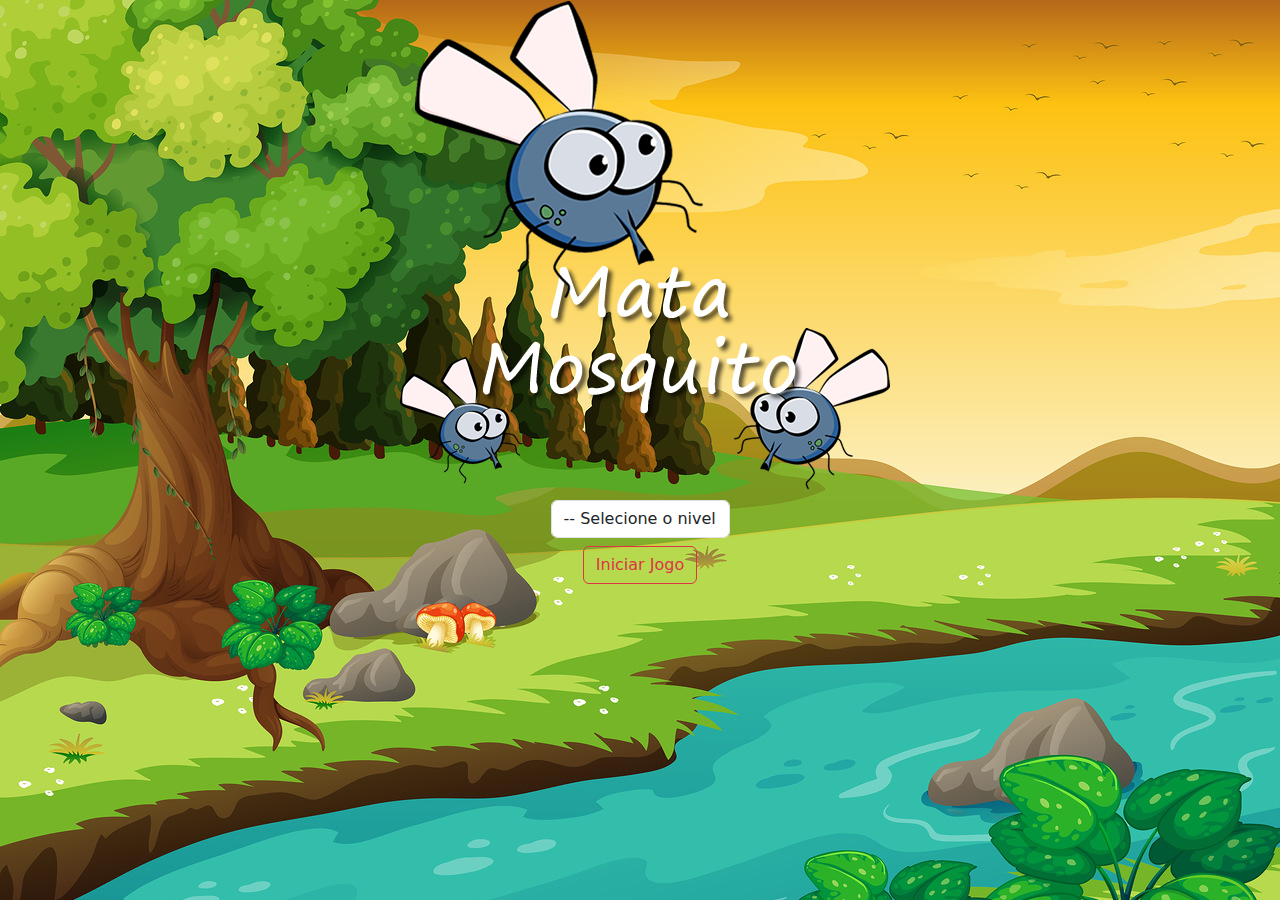
<file: index.html>
<!DOCTYPE html>
<html lang="en">
<head>
    <meta charset="UTF-8">
    <meta name="viewport" content="width=device-width, initial-scale=1.0">
    <title>Document</title>
    <link href="https://cdn.jsdelivr.net/npm/bootstrap@5.3.3/dist/css/bootstrap.min.css" rel="stylesheet" integrity="sha384-QWTKZyjpPEjISv5WaRU9OFeRpok6YctnYmDr5pNlyT2bRjXh0JMhjY6hW+ALEwIH" crossorigin="anonymous">
    <link rel="stylesheet" href="style.css">

    <script>
        function iniciarJogo(){
          var nivel =  document.getElementById('nivel').value
           
         if(nivel === ''){
            alert('selecione uma dificuldade')
            return false
        }
        window.location.href = "app.html?" + nivel
    }
    </script>
</head>
<body>

   

    <div class="container">
        <div class="row">
            <div class="col">
                <div class="d-flex justify-content-center">
                   <img src="assets/game.png" alt="">
                </div>
            </div>
        </div>

        <div class="row">
            <div class="col">
                <div class="d-flex justify-content-center">
                <div class="mb-2">
                  <select class="form-control" id="nivel">
                    <option value="">-- Selecione o nivel</option>
                    <option value="normal">--normal</option>
                    <option value="dificl">--dificl</option>
                    <option value="DaniAlves">--Daniel Alves</option>
                  </select>
                </div>
                </div>
            </div>
        </div>

      

        <div class="row">
            <div class="col">
                <div class="d-flex justify-content-center">
                    <button class="btn btn-outline-danger" onclick= 'iniciarJogo()''>Iniciar Jogo</button>
                </div>
            </div>
        </div>
    </div>

  
</body>
</html>
</file>
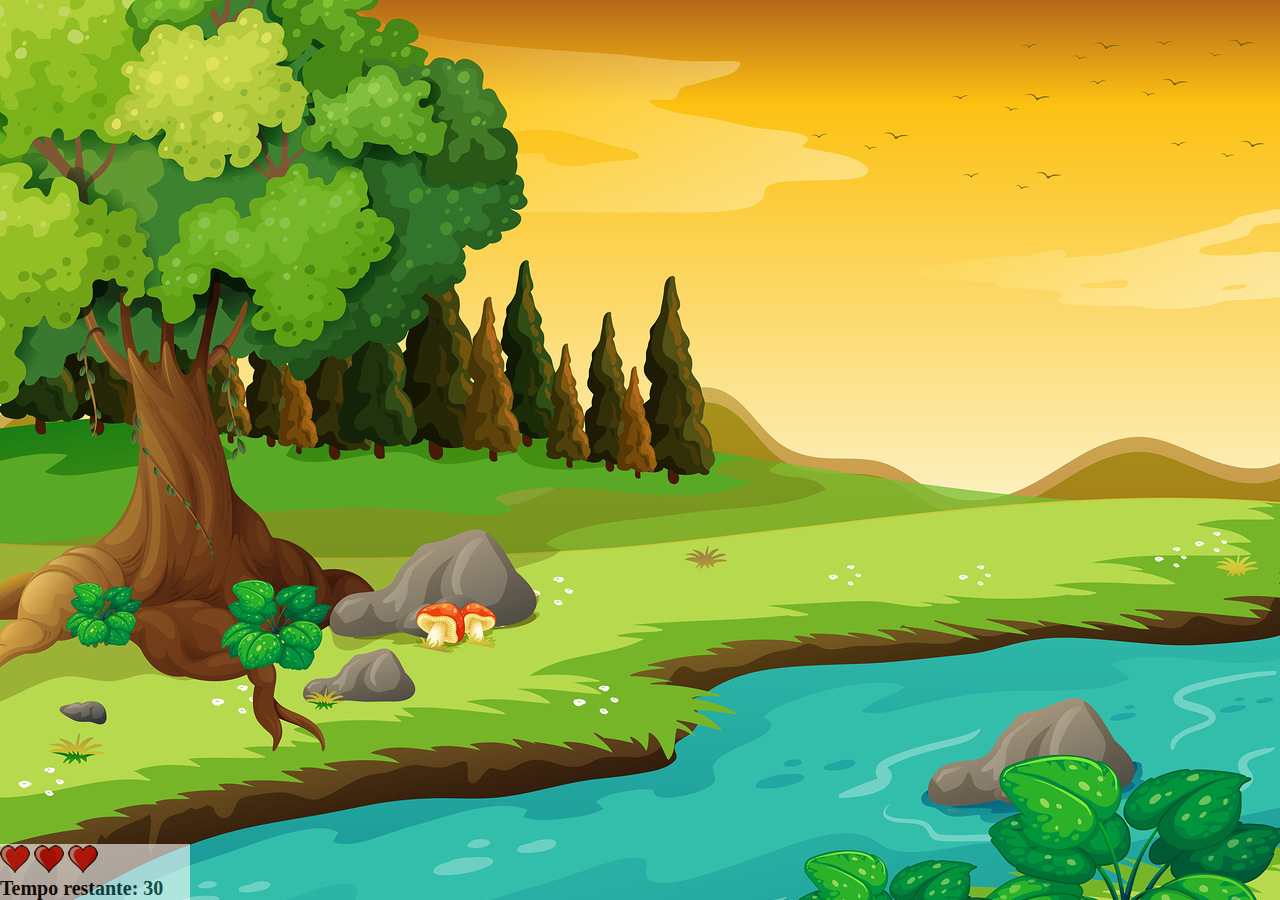
<file: app.html>
<!DOCTYPE html>
<html lang="en">
<head>
    <meta charset="UTF-8">
    <meta name="viewport" content="width=device-width, initial-scale=1.0">
    <title>Mate os mosquitos!</title>
    <link rel="stylesheet" href="style.css">
    <script src="jogo.js"></script>
    
</head>
<body>
    <div class="painel">
        <div class="vidas">
            <img id="v1" src="assets/coracao_cheio.png" alt="">
            <img id="v2" src="assets/coracao_cheio.png" alt="">
            <img id="v3" src="assets/coracao_cheio.png" alt="">
        </div>

        <div class="tempo">
            Tempo restante: <span id="cronometo"></span>
        </div>
    </div>

    <script>
        
        document.getElementById('cronometo').innerHTML = tempo

        var criamosca = setInterval(function(){
            posicaorandom()
        },criaMoscaTempo)
    </script>
</body onresize="ajustaTamanho()">
</html>
</file>
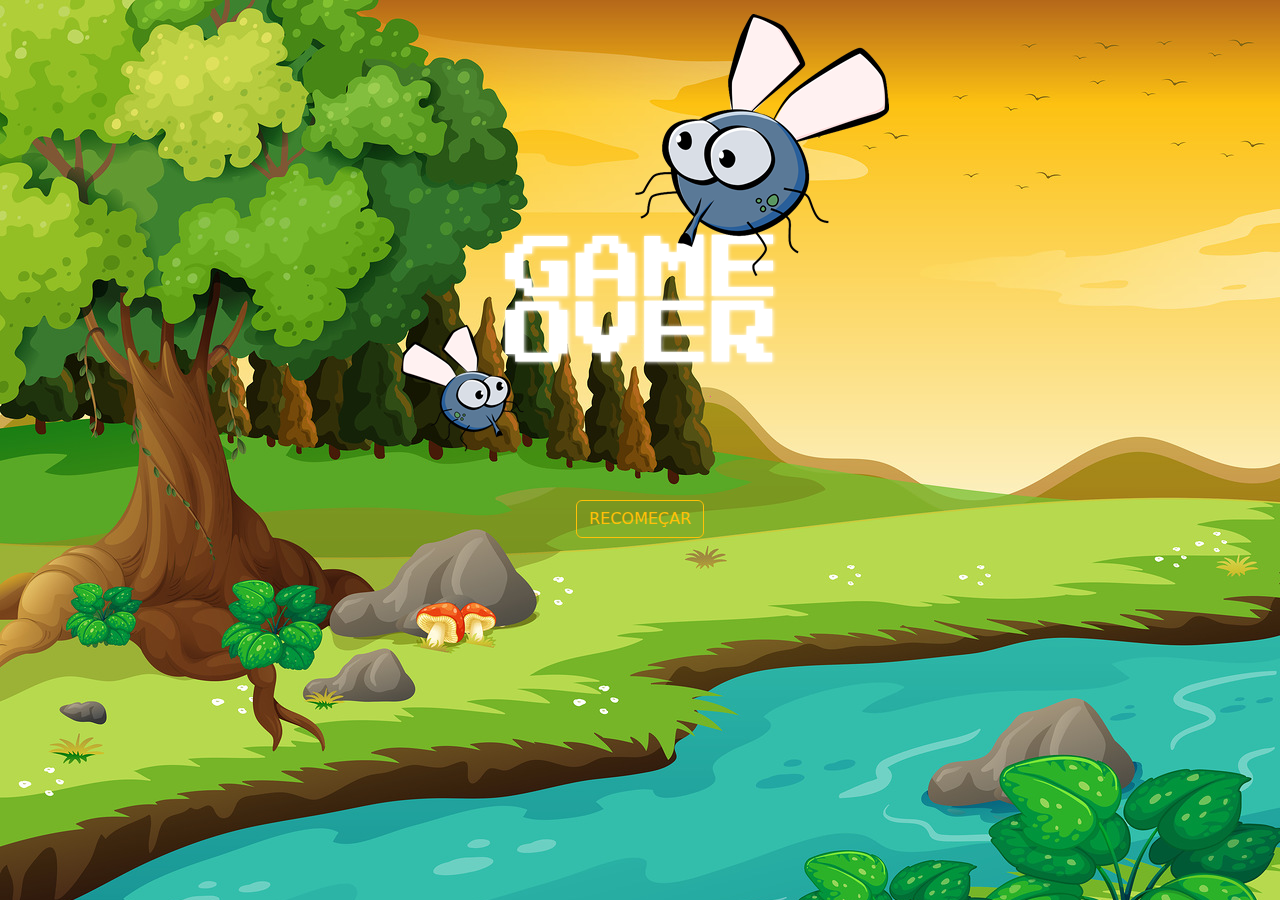
<file: fim_de_jogo.html>
<!DOCTYPE html>
<html lang="en">
<head>
    <meta charset="UTF-8">
    <meta name="viewport" content="width=device-width, initial-scale=1.0">
    <title>GAME OVER</title>
    <link href="https://cdn.jsdelivr.net/npm/bootstrap@5.3.3/dist/css/bootstrap.min.css" rel="stylesheet" integrity="sha384-QWTKZyjpPEjISv5WaRU9OFeRpok6YctnYmDr5pNlyT2bRjXh0JMhjY6hW+ALEwIH" crossorigin="anonymous">
    <link rel="stylesheet" href="style.css">
</head>
<body>
    <div class="container">
        <div class="row">
            <div class="col">
                <div class="d-flex justify-content-center">
                    <img src="assets/game_over.png" alt="">
                </div>
            </div>
        </div>

        <div class="row">
            <div class="col">
                <div class="d-flex justify-content-center">
                    <button class="btn btn-outline-warning" onclick= "window.location.href = 'index.html' ">RECOMEÇAR</button>
                </div>
            </div>
        </div>
    </div>
</body>
</html>
</file>
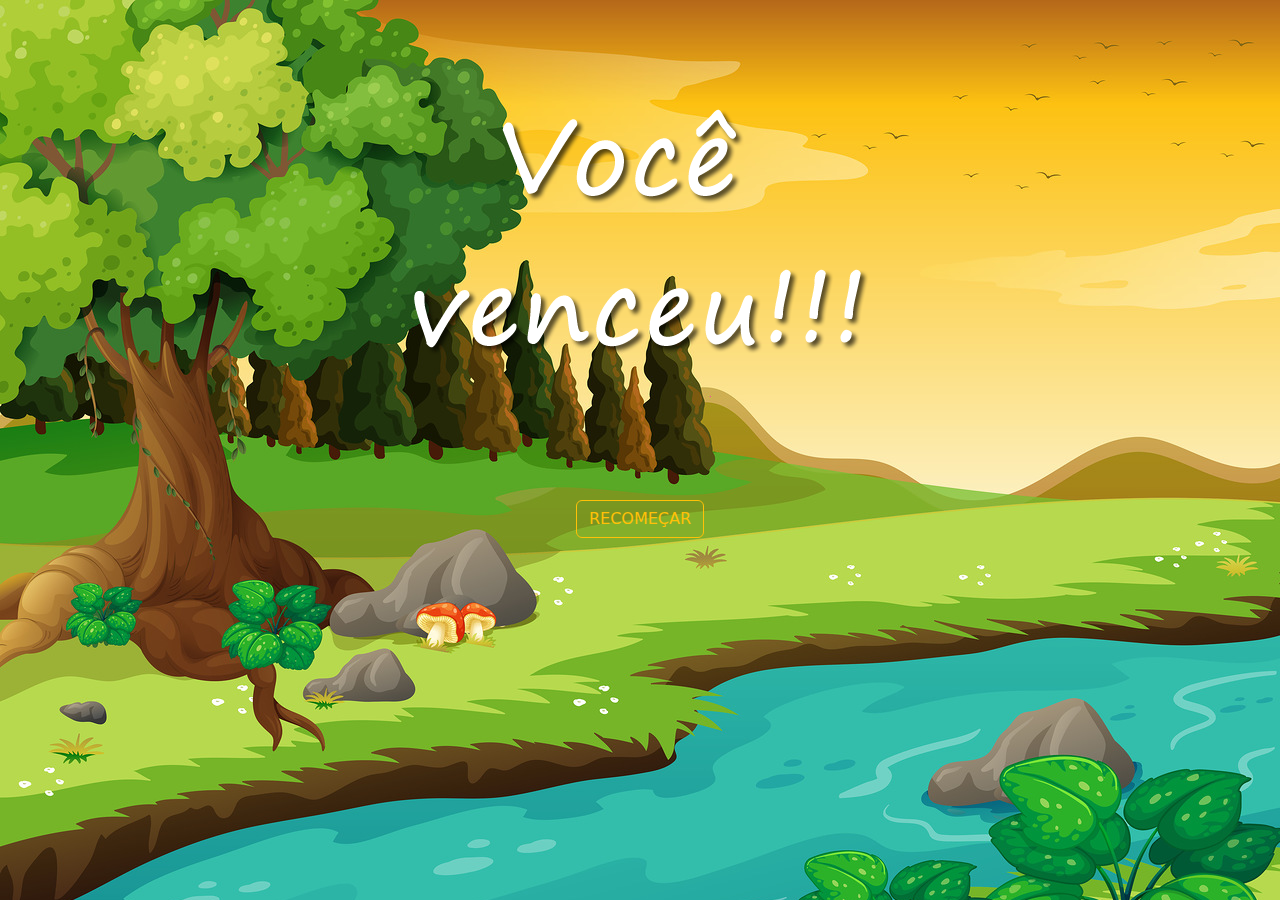
<file: vitoria.html>
<!DOCTYPE html>
<html lang="en">
<head>
    <meta charset="UTF-8">
    <meta name="viewport" content="width=device-width, initial-scale=1.0">
    <title>Document</title>
    <link href="https://cdn.jsdelivr.net/npm/bootstrap@5.3.3/dist/css/bootstrap.min.css" rel="stylesheet" integrity="sha384-QWTKZyjpPEjISv5WaRU9OFeRpok6YctnYmDr5pNlyT2bRjXh0JMhjY6hW+ALEwIH" crossorigin="anonymous">
    <link rel="stylesheet" href="style.css">
</head>
<body>
    <div class="container">
        <div class="row">
            <div class="col">
                <div class="d-flex justify-content-center">
                    <img src="assets/vitoria.png" alt="">
                </div>
            </div>
        </div>

        <div class="row">
            <div class="col">
                <div class="d-flex justify-content-center">
                    <button class="btn btn-outline-warning" onclick= "window.location.href = 'index.html' ">RECOMEÇAR</button>
                </div>
            </div>
        </div>
    </div>
</body>
</html>
</file>
<file: style.css>
html{
    cursor: url(assets/mata_mosca.png) 30 30, auto;

}


body{
    background-image: url(assets/bg.jpg);
    background-size: 100%;
    background-repeat: no-repeat;
}


.painel{
    position: absolute;
    width: 190px;
    padding: 10p;
    bottom: 0px;
    left: 0px;
    border-top: solid 1px white;
    background-color: white;
    opacity: 60%;
}

.vidas{
    float: left;

}

.tempo{
    float: left;
    font-size: 20px;
    font-weight: bolder;
}


.mosquito1{
    width: 50px;
    height: 50px;
}

.mosquito2{
    width: 70px;
    height: 70px;
}

.mosquito3{
    width: 90px;
    height: 90px;
}

.LadoA{
    transform: scaleX(1);
}

.LadoB{
    transform: scaleX(-1);
}
</file>
